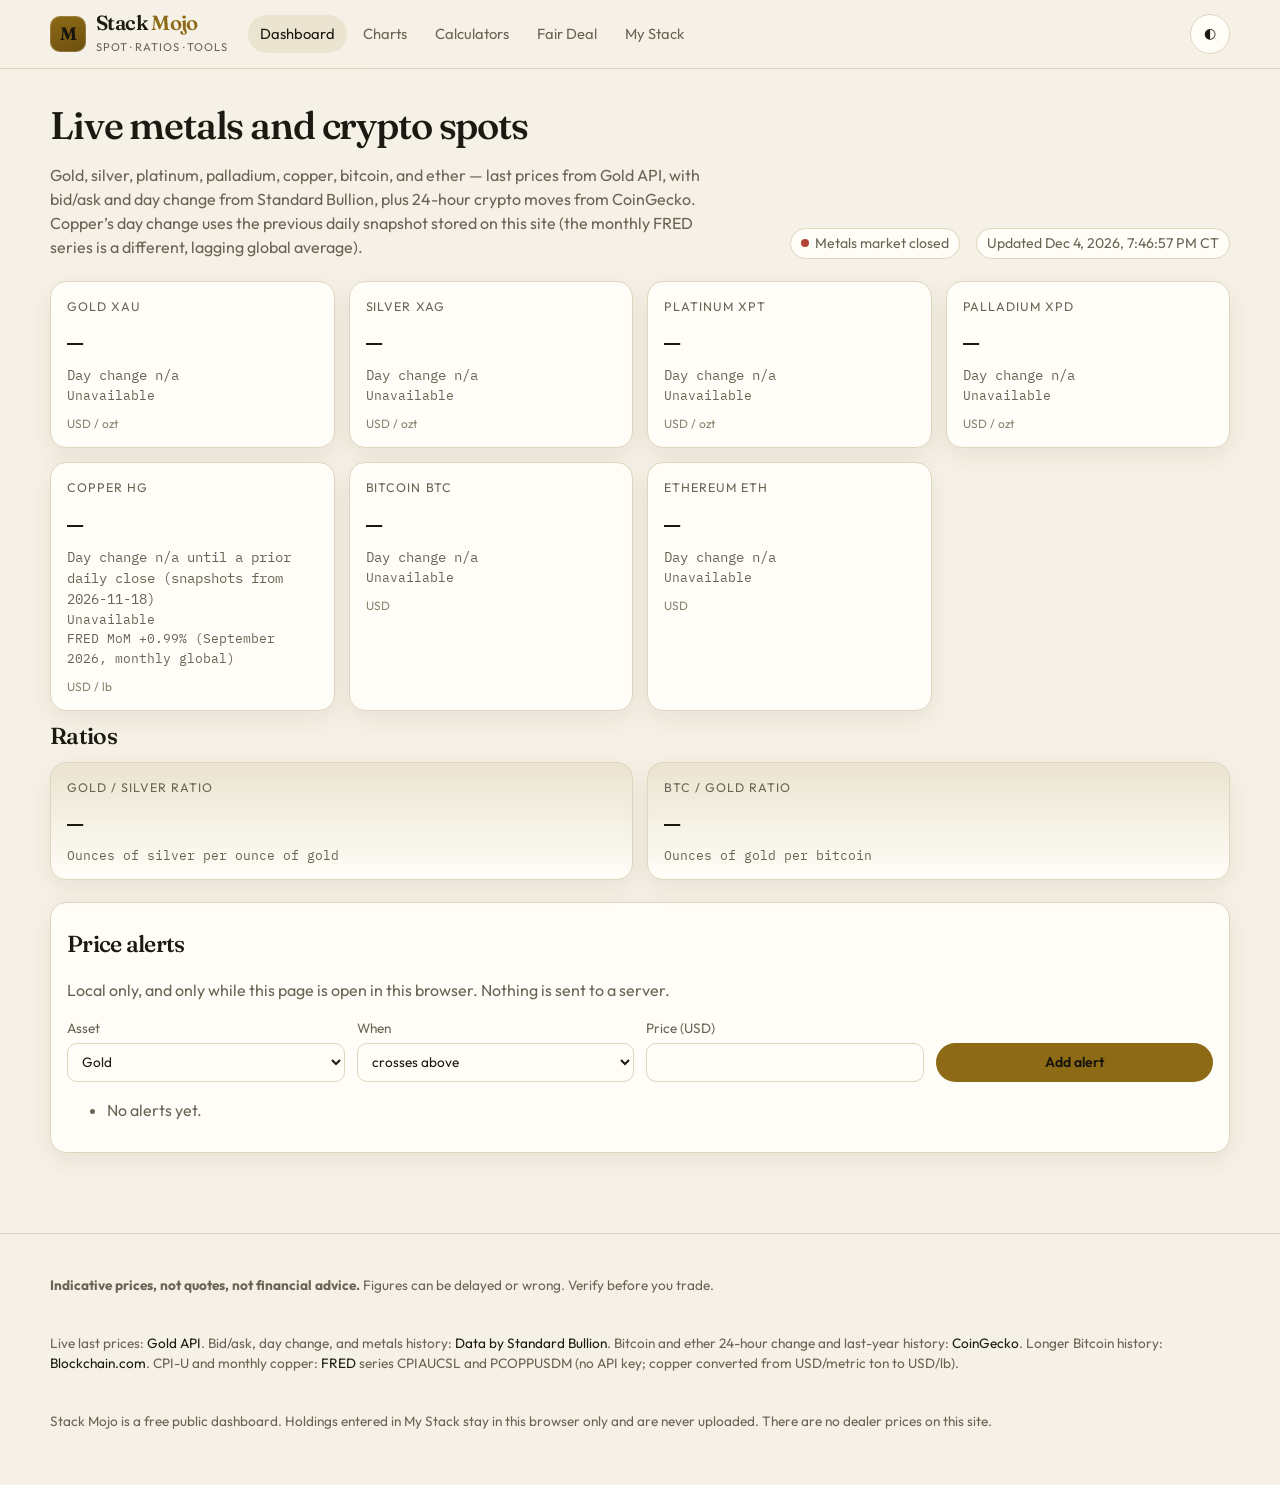
<file: index.html>
<!DOCTYPE html>
<html lang="en">
<head>
  <meta charset="utf-8">
  <meta name="viewport" content="width=device-width, initial-scale=1">
  <meta name="theme-color" content="#10120e">
  <meta name="description" content="Live gold, silver, platinum, palladium, copper, bitcoin and ether spots, ratios, and tools.">
  <title>Dashboard — Stack Mojo</title>
  <link rel="icon" href="assets/favicon.svg" type="image/svg+xml">
  <link rel="apple-touch-icon" href="assets/icons/icon-192.png">
  <link rel="manifest" href="manifest.webmanifest">
  <link rel="preconnect" href="https://fonts.googleapis.com">
  <link rel="preconnect" href="https://fonts.gstatic.com" crossorigin>
  <link href="https://fonts.googleapis.com/css2?family=Fraunces:opsz,wght@9..144,500;9..144,650&family=IBM+Plex+Mono:wght@400;500&family=Outfit:wght@400;500;600&display=swap" rel="stylesheet">
  <link rel="stylesheet" href="css/app.css">
  <script src="js/core.js"></script>

</head>
<body>
  <header class="site-header">
    <div class="wrap header-inner">
      <a class="brand" href="index.html">
        <span class="mark" aria-hidden="true">M</span>
        <span><span class="brand-name">Stack <span>Mojo</span></span><span class="brand-tag">Spot · Ratios · Tools</span></span>
      </a>
      <nav class="primary" aria-label="Primary">
        <a href="index.html"  aria-current="page">Dashboard</a>
        <a href="charts.html" >Charts</a>
        <a href="calculators.html" >Calculators</a>
        <a href="fair-deal.html" >Fair Deal</a>
        <a href="stack.html" >My Stack</a>
      </nav>
      <div class="header-actions">
        <button class="icon-btn" type="button" id="theme-toggle" title="Toggle theme" aria-label="Toggle color theme">◐</button>
      </div>
    </div>
  </header>

<main class="wrap">

    <section class="hero">
      <div>
        <h1>Live metals and crypto spots</h1>
        <p class="lede">Gold, silver, platinum, palladium, copper, bitcoin, and ether — last prices from Gold API, with bid/ask and day change from Standard Bullion, plus 24-hour crypto moves from CoinGecko. Copper’s day change uses the previous daily snapshot stored on this site (the monthly FRED series is a different, lagging global average).</p>
      </div>
      <div class="meta-row">
        <span class="pill" id="market-status"><span class="dot"></span> Checking market…</span>
        <span class="pill" id="last-updated">Updating…</span>
      </div>
    </section>
    <p class="notice" id="feed-error" hidden></p>
    <section class="grid quotes" id="quotes" aria-live="polite"></section>
    <h2>Ratios</h2>
    <section class="grid quotes" id="ratios"></section>
    <section class="card" id="alert-box" style="margin-top:22px">
      <h2>Price alerts</h2>
      <p class="muted">Local only, and only while this page is open in this browser. Nothing is sent to a server.</p>
      <form id="alert-form" class="form-grid" style="margin:12px 0">
        <label>Asset
          <select name="asset">
            <option value="xau">Gold</option><option value="xag">Silver</option>
            <option value="xpt">Platinum</option><option value="xpd">Palladium</option>
            <option value="hg">Copper</option><option value="btc">Bitcoin</option><option value="eth">Ethereum</option>
          </select>
        </label>
        <label>When
          <select name="op"><option value="above">crosses above</option><option value="below">crosses below</option></select>
        </label>
        <label>Price (USD)
          <input name="price" type="number" step="any" required>
        </label>
        <label>&nbsp;<button class="btn btn-gold" type="submit">Add alert</button></label>
      </form>
      <ul id="alert-list"></ul>
    </section>

</main>
  <script src="js/prices.js"></script>
  <script src="js/dashboard.js"></script>
  <script src="js/alerts.js"></script>

  <footer class="site-footer">
    <div class="wrap">
      <p><strong>Indicative prices, not quotes, not financial advice.</strong> Figures can be delayed or wrong. Verify before you trade.</p>
      <p>Live last prices: <a href="https://gold-api.com">Gold API</a>. Bid/ask, day change, and metals history: <a href="https://standardbullion.com">Data by Standard Bullion</a>. Bitcoin and ether 24-hour change and last-year history: <a href="https://www.coingecko.com">CoinGecko</a>. Longer Bitcoin history: <a href="https://www.blockchain.com">Blockchain.com</a>. CPI-U and monthly copper: <a href="https://fred.stlouisfed.org">FRED</a> series CPIAUCSL and PCOPPUSDM (no API key; copper converted from USD/metric ton to USD/lb).</p>
      <p>Stack Mojo is a free public dashboard. Holdings entered in My Stack stay in this browser only and are never uploaded. There are no dealer prices on this site.</p>
    </div>
  </footer>
  <script>
    document.getElementById("theme-toggle")?.addEventListener("click", () => Mojo.toggleTheme());
  </script>
  <script src="js/sw-register.js"></script>
</body>
</html>
</file>
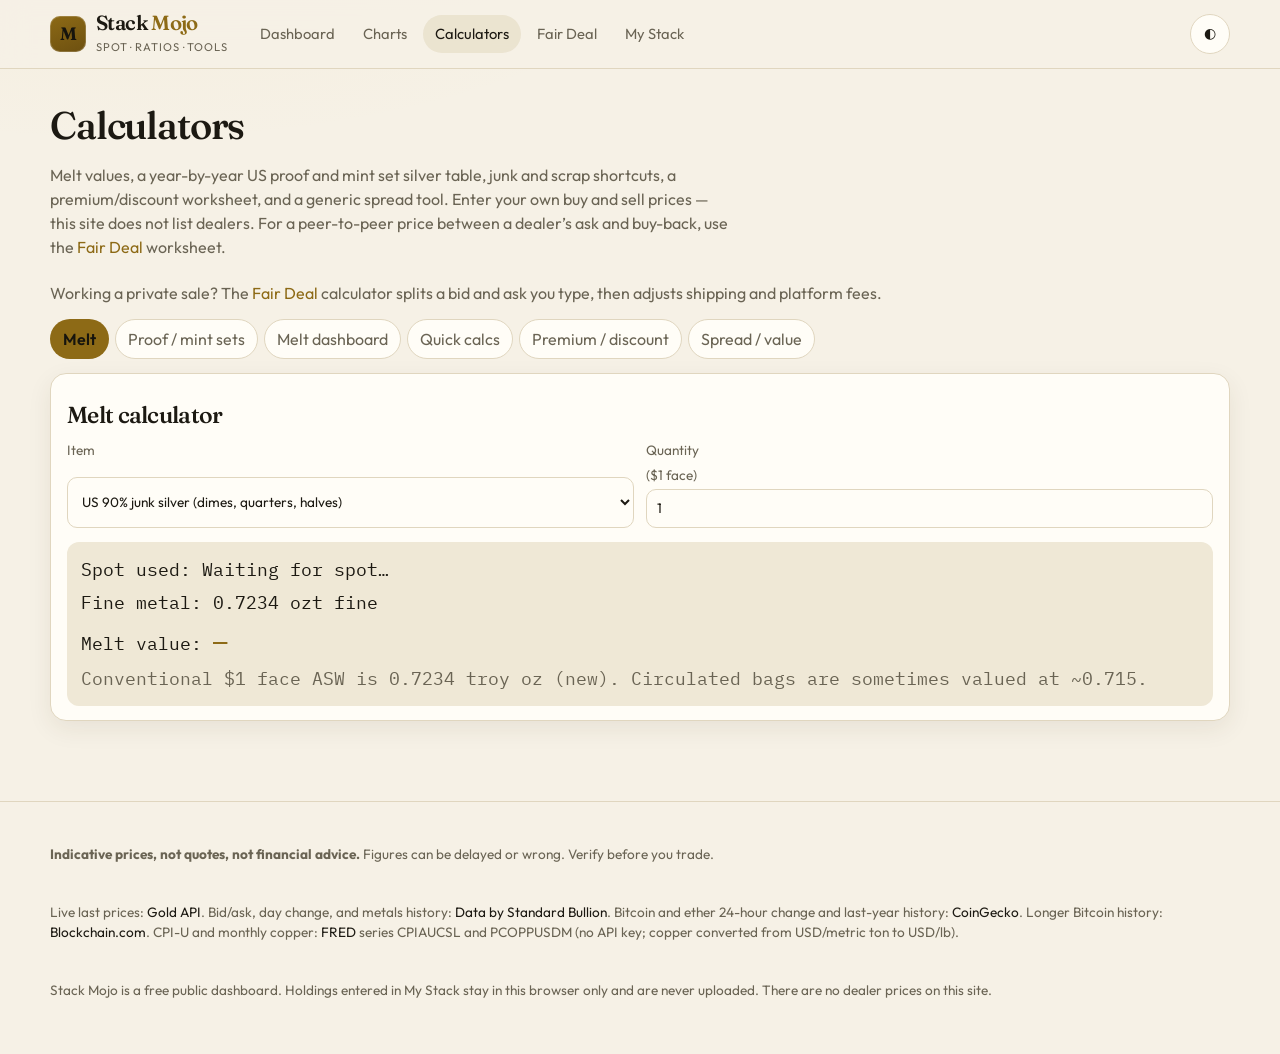
<file: calculators.html>
<!DOCTYPE html>
<html lang="en">
<head>
  <meta charset="utf-8">
  <meta name="viewport" content="width=device-width, initial-scale=1">
  <meta name="theme-color" content="#10120e">
  <meta name="description" content="Melt calculator, US proof and mint set silver table, junk and scrap shortcuts, premium/discount and generic spread tools.">
  <title>Calculators — Stack Mojo</title>
  <link rel="icon" href="assets/favicon.svg" type="image/svg+xml">
  <link rel="apple-touch-icon" href="assets/icons/icon-192.png">
  <link rel="manifest" href="manifest.webmanifest">
  <link rel="preconnect" href="https://fonts.googleapis.com">
  <link rel="preconnect" href="https://fonts.gstatic.com" crossorigin>
  <link href="https://fonts.googleapis.com/css2?family=Fraunces:opsz,wght@9..144,500;9..144,650&family=IBM+Plex+Mono:wght@400;500&family=Outfit:wght@400;500;600&display=swap" rel="stylesheet">
  <link rel="stylesheet" href="css/app.css">
  <script src="js/core.js"></script>

</head>
<body>
  <header class="site-header">
    <div class="wrap header-inner">
      <a class="brand" href="index.html">
        <span class="mark" aria-hidden="true">M</span>
        <span><span class="brand-name">Stack <span>Mojo</span></span><span class="brand-tag">Spot · Ratios · Tools</span></span>
      </a>
      <nav class="primary" aria-label="Primary">
        <a href="index.html" >Dashboard</a>
        <a href="charts.html" >Charts</a>
        <a href="calculators.html"  aria-current="page">Calculators</a>
        <a href="fair-deal.html" >Fair Deal</a>
        <a href="stack.html" >My Stack</a>
      </nav>
      <div class="header-actions">
        <button class="icon-btn" type="button" id="theme-toggle" title="Toggle theme" aria-label="Toggle color theme">◐</button>
      </div>
    </div>
  </header>

<main class="wrap">

    <section class="hero" id="calc-page">
      <div>
        <h1>Calculators</h1>
        <p class="lede">Melt values, a year-by-year US proof and mint set silver table, junk and scrap shortcuts, a premium/discount worksheet, and a generic spread tool. Enter your own buy and sell prices — this site does not list dealers. For a peer-to-peer price between a dealer’s ask and buy-back, use the <a href="fair-deal.html">Fair Deal</a> worksheet.</p>
      </div>
    </section>
    <p id="calc-error" class="notice" hidden></p>
    <p class="muted" style="margin-bottom:14px">Working a private sale? The <a href="fair-deal.html">Fair Deal</a> calculator splits a bid and ask you type, then adjusts shipping and platform fees.</p>
    <div class="tabs" role="tablist">
      <button type="button" data-tab="melt" aria-selected="true">Melt</button>
      <button type="button" data-tab="sets">Proof / mint sets</button>
      <button type="button" data-tab="dash">Melt dashboard</button>
      <button type="button" data-tab="quick">Quick calcs</button>
      <button type="button" data-tab="prem">Premium / discount</button>
      <button type="button" data-tab="spread">Spread / value</button>
    </div>

    <section class="panel card" id="panel-melt">
      <h2>Melt calculator</h2>
      <div class="form-grid">
        <label>Item <select id="melt-item"></select></label>
        <label>Quantity <span id="melt-unit-hint" class="muted"></span> <input id="melt-qty" type="number" min="0" step="any" value="1"></label>
      </div>
      <div class="calc-out" style="margin-top:14px">
        <div>Spot used: <span id="melt-spot">—</span></div>
        <div>Fine metal: <span id="melt-oz">—</span></div>
        <div>Melt value: <span class="big" id="melt-value">—</span></div>
        <div class="muted" id="melt-note"></div>
      </div>
    </section>


    <section class="panel card" id="panel-sets" hidden>
      <h2>US proof and mint set silver</h2>
      <p class="muted">Actual silver weight (ASW) per official or standard set, and live melt at the silver spot on this page. Figures are melt only, not collector value. Years or products whose silver content is not a single well-documented figure are marked <strong>varies</strong> rather than guessed. A 1980 proof set is clad (no silver). A 1969 mint set contains one 40% Kennedy half (the 1969-D), not two.</p>
      <div class="sets-toolbar">
        <label>Year <input id="sets-year" type="number" min="1950" max="2026" placeholder="e.g. 1969 or 1980"></label>
        <label>Type
          <select id="sets-kind">
            <option value="all">All types</option>
            <option value="proof">Proof sets</option>
            <option value="silver_proof">Silver Proof sets</option>
            <option value="sms">Special Mint Sets</option>
            <option value="mint">Uncirculated mint sets</option>
            <option value="special">Special / separate products</option>
          </select>
        </label>
        <label class="toggle"><input type="checkbox" id="sets-silver-only"> Hide zero-silver / no-set rows</label>
      </div>
      <div class="table-wrap" id="sets-table-wrap">
        <table class="sets-table" id="sets-table">
          <thead>
            <tr>
              <th>Year</th>
              <th>Set</th>
              <th>Silver coins</th>
              <th class="num">ASW ozt</th>
              <th class="num">Live melt</th>
            </tr>
          </thead>
          <tbody id="sets-body"></tbody>
        </table>
      </div>
      <p class="muted" id="sets-empty" hidden>No rows match those filters.</p>
      <div id="sets-footnotes" class="footnotes"></div>
    </section>
    <section class="panel card" id="panel-dash" hidden>
      <h2>Melt dashboard</h2>
      <p class="muted">One unit of each item at the live spot. $1 face of 90% silver uses 0.7234 ozt ASW.</p>
      <div id="melt-dashboard"></div>
    </section>

    <section class="panel card" id="panel-quick" hidden>
      <h2>Quick calculators</h2>
      <div class="grid" style="grid-template-columns: repeat(auto-fit, minmax(260px, 1fr)); gap:16px">
        <div>
          <h3>90% junk by face</h3>
          <label>$ face <input id="q-90-face" type="number" min="0" step="any" value="1"></label>
          <div class="calc-out" style="margin-top:10px">
            <div id="q-90-oz">—</div>
            <div class="big" id="q-90-val">—</div>
          </div>
          <p class="muted">Uses 0.7234 ozt per $1 face.</p>
        </div>
        <div>
          <h3>90% junk by gross weight</h3>
          <label>Gross troy oz of coins <input id="q-90-wt" type="number" min="0" step="any" value="1"></label>
          <div class="calc-out" style="margin-top:10px">
            <div id="q-90-wt-oz">—</div>
            <div class="big" id="q-90-wt-val">—</div>
          </div>
          <p class="muted">Assumes 90% fine by weight (unworn).</p>
        </div>
        <div>
          <h3>Scrap gold by karat</h3>
          <label>Grams <input id="q-karat-g" type="number" min="0" step="any" value="10"></label>
          <label>Karat <input id="q-karat" type="number" min="1" max="24" step="any" value="14"></label>
          <div class="calc-out" style="margin-top:10px">
            <div id="q-karat-oz">—</div>
            <div class="big" id="q-karat-val">—</div>
          </div>
        </div>
        <div>
          <h3>.999 fine by ounce</h3>
          <label>Troy ounces <input id="q-999-oz" type="number" min="0" step="any" value="1"></label>
          <label>Metal
            <select id="q-999-metal">
              <option value="XAG">Silver</option>
              <option value="XAU">Gold</option>
              <option value="XPT">Platinum</option>
              <option value="XPD">Palladium</option>
            </select>
          </label>
          <div class="calc-out" style="margin-top:10px">
            <div class="big" id="q-999-val">—</div>
          </div>
        </div>
      </div>
    </section>

    <section class="panel card" id="panel-prem" hidden>
      <h2>Premium / discount</h2>
      <div class="tabs">
        <button type="button" data-prem-tab="buy" aria-selected="true">Buy</button>
        <button type="button" data-prem-tab="sell">Sell</button>
      </div>
      <div class="form-grid">
        <label>Metal
          <select id="p-metal">
            <option value="XAG">Silver</option><option value="XAU">Gold</option>
            <option value="XPT">Platinum</option><option value="XPD">Palladium</option>
          </select>
        </label>
        <label>Fine ounces per unit <input id="p-oz" type="number" min="0" step="any" value="1"></label>
        <label>Price per unit <input id="p-price" type="number" min="0" step="any" value=""></label>
        <label>Quantity <input id="p-qty" type="number" min="0" step="any" value="1"></label>
        <label>Shipping $ <input id="p-ship" type="number" step="any" value="0"></label>
        <label>Tax % <input id="p-tax" type="number" step="any" value="0"></label>
        <label>Card / fee % <input id="p-fee" type="number" step="any" value="0"></label>
      </div>
      <div class="calc-out" style="margin-top:14px">
        <div>Melt of the lot: <span id="p-melt">—</span></div>
        <div><span id="p-net-label">Total paid</span>: <span id="p-net">—</span></div>
        <div>Premium vs melt: <span class="big" id="p-prem">—</span></div>
      </div>
    </section>

    <section class="panel card" id="panel-spread" hidden>
      <h2>Spread / value</h2>
      <p class="muted">Type any ask and buy-back you were quoted. The site does not supply dealer prices.</p>
      <div class="form-grid">
        <label>Metal
          <select id="s-metal">
            <option value="XAG">Silver</option><option value="XAU">Gold</option>
            <option value="XPT">Platinum</option><option value="XPD">Palladium</option>
          </select>
        </label>
        <label>Fine ounces <input id="s-oz" type="number" min="0" step="any" value="1"></label>
        <label>Dealer ask (you pay) <input id="s-ask" type="number" min="0" step="any"></label>
        <label>Dealer buy-back (they pay) <input id="s-bid" type="number" min="0" step="any"></label>
        <label>Override spot (optional) <input id="s-spot" type="number" min="0" step="any" placeholder="Uses live spot if blank"></label>
      </div>
      <div class="calc-out" style="margin-top:14px">
        <div>Spot used: <span id="s-spot-used">—</span> · Melt: <span id="s-melt">—</span></div>
        <div>Premium over spot: <span id="s-prem">—</span></div>
        <div>Buy-back vs spot: <span id="s-bidvs">—</span></div>
        <div>Round-trip spread: <span id="s-spread">—</span></div>
        <div>Breakeven spot move: <span class="big" id="s-be">—</span></div>
      </div>
      <p class="muted">Breakeven is the spot move per ounce needed for the buy-back to cover what you paid, ignoring shipping and tax.</p>
    </section>
    <script>
      function openCalcTab(id) {
        document.querySelectorAll(".tabs [data-tab]").forEach((b) => b.setAttribute("aria-selected", b.dataset.tab === id ? "true" : "false"));
        document.querySelectorAll("main .panel").forEach((p) => { p.hidden = p.id !== "panel-" + id; });
      }
      document.querySelectorAll(".tabs [data-tab]").forEach((btn) => {
        btn.addEventListener("click", () => {
          const id = btn.dataset.tab;
          openCalcTab(id);
          if (id === "sets") history.replaceState(null, "", "#sets");
          else if (location.hash === "#sets") history.replaceState(null, "", location.pathname + location.search);
        });
      });
      if (location.hash === "#sets") openCalcTab("sets");
    </script>

</main>
  <script src="js/prices.js"></script>
  <script src="js/calc.js"></script>

  <footer class="site-footer">
    <div class="wrap">
      <p><strong>Indicative prices, not quotes, not financial advice.</strong> Figures can be delayed or wrong. Verify before you trade.</p>
      <p>Live last prices: <a href="https://gold-api.com">Gold API</a>. Bid/ask, day change, and metals history: <a href="https://standardbullion.com">Data by Standard Bullion</a>. Bitcoin and ether 24-hour change and last-year history: <a href="https://www.coingecko.com">CoinGecko</a>. Longer Bitcoin history: <a href="https://www.blockchain.com">Blockchain.com</a>. CPI-U and monthly copper: <a href="https://fred.stlouisfed.org">FRED</a> series CPIAUCSL and PCOPPUSDM (no API key; copper converted from USD/metric ton to USD/lb).</p>
      <p>Stack Mojo is a free public dashboard. Holdings entered in My Stack stay in this browser only and are never uploaded. There are no dealer prices on this site.</p>
    </div>
  </footer>
  <script>
    document.getElementById("theme-toggle")?.addEventListener("click", () => Mojo.toggleTheme());
  </script>
  <script src="js/sw-register.js"></script>
</body>
</html>
</file>
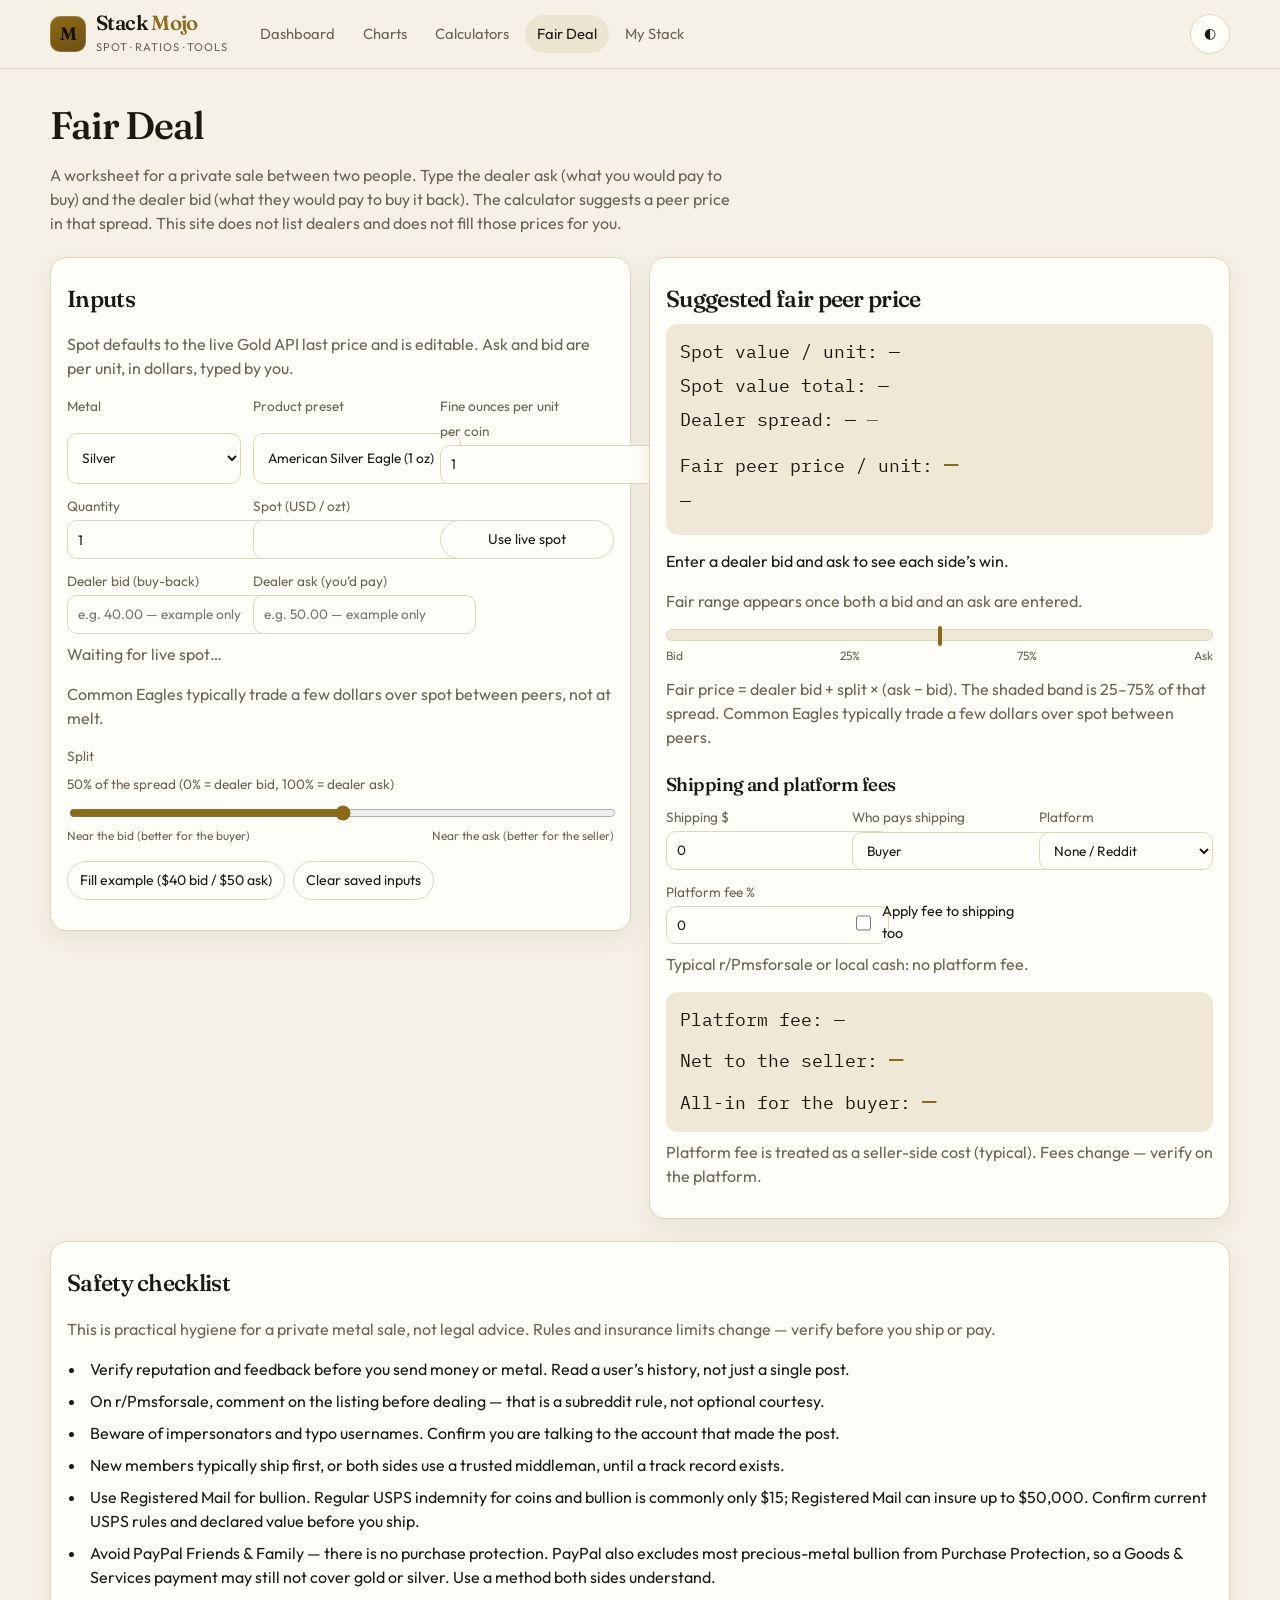
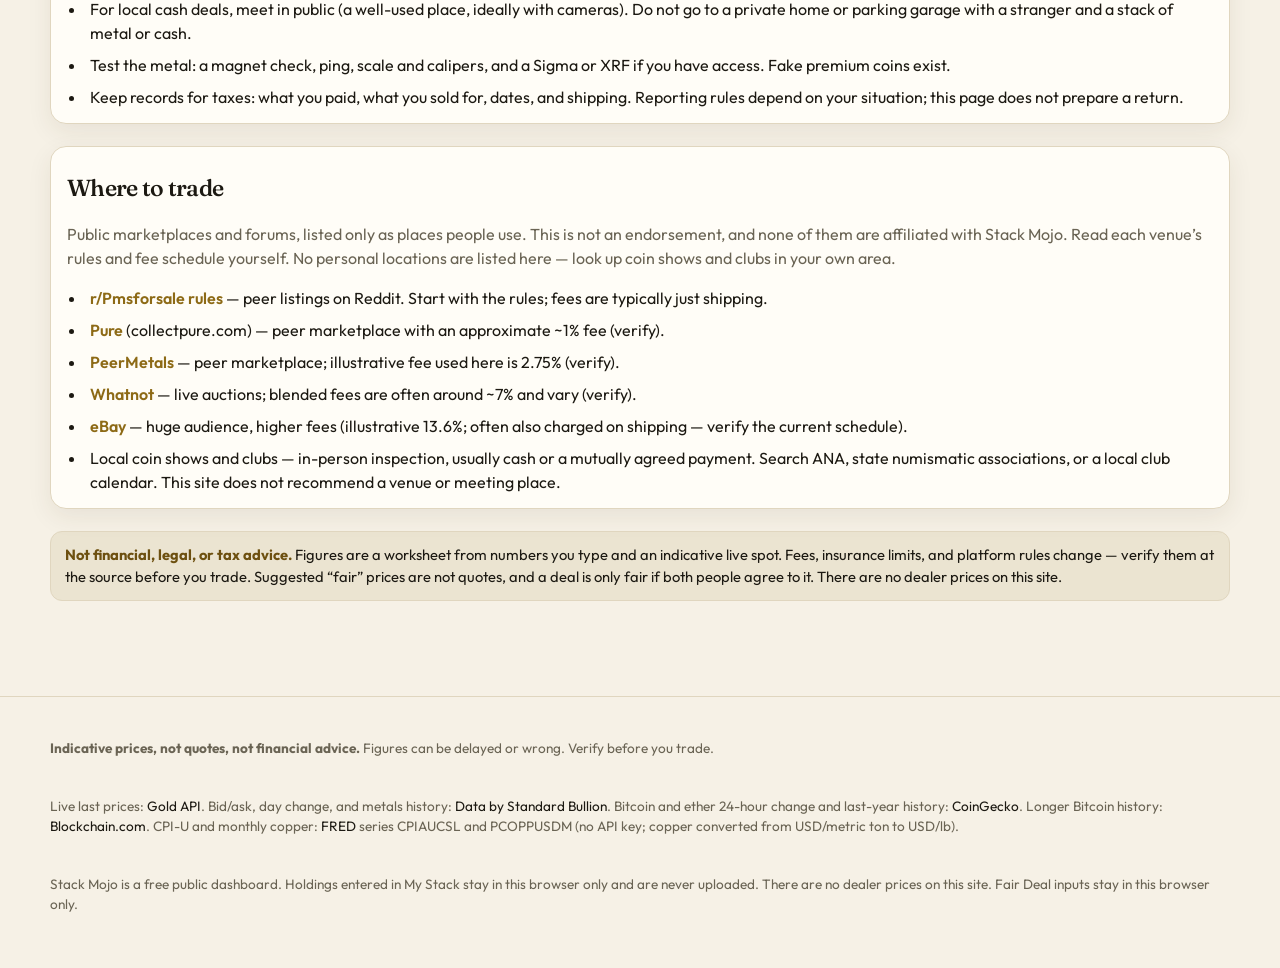
<file: fair-deal.html>
<!DOCTYPE html>
<html lang="en">
<head>
  <meta charset="utf-8">
  <meta name="viewport" content="width=device-width, initial-scale=1">
  <meta name="theme-color" content="#10120e">
  <meta name="description" content="Peer-to-peer fair-deal calculator for bullion: split a dealer’s bid and ask, adjust shipping and platform fees, plus a safety checklist and where to trade.">
  <title>Fair Deal — Stack Mojo</title>
  <link rel="icon" href="assets/favicon.svg" type="image/svg+xml">
  <link rel="apple-touch-icon" href="assets/icons/icon-192.png">
  <link rel="manifest" href="manifest.webmanifest">
  <link rel="preconnect" href="https://fonts.googleapis.com">
  <link rel="preconnect" href="https://fonts.gstatic.com" crossorigin>
  <link href="https://fonts.googleapis.com/css2?family=Fraunces:opsz,wght@9..144,500;9..144,650&family=IBM+Plex+Mono:wght@400;500&family=Outfit:wght@400;500;600&display=swap" rel="stylesheet">
  <link rel="stylesheet" href="css/app.css">
  <script src="js/core.js"></script>
</head>
<body>
  <header class="site-header">
    <div class="wrap header-inner">
      <a class="brand" href="index.html">
        <span class="mark" aria-hidden="true">M</span>
        <span><span class="brand-name">Stack <span>Mojo</span></span><span class="brand-tag">Spot · Ratios · Tools</span></span>
      </a>
      <nav class="primary" aria-label="Primary">
        <a href="index.html">Dashboard</a>
        <a href="charts.html">Charts</a>
        <a href="calculators.html">Calculators</a>
        <a href="fair-deal.html" aria-current="page">Fair Deal</a>
        <a href="stack.html">My Stack</a>
      </nav>
      <div class="header-actions">
        <button class="icon-btn" type="button" id="theme-toggle" title="Toggle theme" aria-label="Toggle color theme">◐</button>
      </div>
    </div>
  </header>

<main class="wrap" id="fair-deal-page">

  <section class="hero">
    <div>
      <h1>Fair Deal</h1>
      <p class="lede">A worksheet for a private sale between two people. Type the dealer ask (what you would pay to buy) and the dealer bid (what they would pay to buy it back). The calculator suggests a peer price in that spread. This site does not list dealers and does not fill those prices for you.</p>
    </div>
  </section>

  <div class="fair-layout">
    <section class="card" id="fd-inputs">
      <h2>Inputs</h2>
      <p class="muted">Spot defaults to the live Gold API last price and is editable. Ask and bid are per unit, in dollars, typed by you.</p>
      <div class="form-grid">
        <label>Metal
          <select id="fd-metal">
            <option value="xag" selected>Silver</option>
            <option value="xau">Gold</option>
            <option value="xpt">Platinum</option>
          </select>
        </label>
        <label>Product preset
          <select id="fd-preset"></select>
        </label>
        <label>Fine ounces per unit <span id="fd-unit-hint" class="muted"></span>
          <input id="fd-oz" type="number" min="0" step="any" value="1">
        </label>
        <label>Quantity
          <input id="fd-qty" type="number" min="0" step="any" value="1">
        </label>
        <label>Spot (USD / ozt)
          <input id="fd-spot" type="number" min="0" step="any" inputmode="decimal">
        </label>
        <label>&nbsp;
          <button class="btn" type="button" id="fd-use-live">Use live spot</button>
        </label>
        <label>Dealer bid (buy-back)
          <input id="fd-bid" type="number" min="0" step="any" inputmode="decimal" placeholder="e.g. 40.00 — example only">
        </label>
        <label>Dealer ask (you’d pay)
          <input id="fd-ask" type="number" min="0" step="any" inputmode="decimal" placeholder="e.g. 50.00 — example only">
        </label>
      </div>
      <p class="muted" id="fd-spot-live" style="margin-top:8px"></p>
      <p class="muted" id="fd-preset-note"></p>
      <label class="split-label">Split <span id="fd-split-label">50% of the spread (0% = dealer bid, 100% = dealer ask)</span>
        <input id="fd-split" type="range" min="0" max="100" step="1" value="50">
      </label>
      <div class="split-ends"><span>Near the bid (better for the buyer)</span><span>Near the ask (better for the seller)</span></div>
      <div class="fd-actions">
        <button class="btn" type="button" id="fd-example">Fill example ($40 bid / $50 ask)</button>
        <button class="btn" type="button" id="fd-clear">Clear saved inputs</button>
      </div>
      <p class="muted" id="fd-example-note"></p>
    </section>

    <section class="card" id="fd-outputs">
      <h2>Suggested fair peer price</h2>
      <div class="calc-out">
        <div>Spot value / unit: <span id="fd-spot-unit">—</span></div>
        <div>Spot value total: <span id="fd-spot-total">—</span></div>
        <div>Dealer spread: <span id="fd-spread-unit">—</span> <span class="muted" id="fd-spread-pct"></span></div>
        <div class="muted" id="fd-spread-total"></div>
        <div>Fair peer price / unit: <span class="big" id="fd-fair-unit">—</span></div>
        <div id="fd-fair-vs-spot">—</div>
        <div id="fd-fair-total"></div>
      </div>
      <p id="fd-win-seller" style="margin:14px 0 4px"></p>
      <p id="fd-win-buyer" style="margin:0 0 14px"></p>
      <p class="muted" id="fd-band"></p>
      <div class="fd-range" aria-hidden="true">
        <div class="fd-range-track" id="fd-range-track">
          <div class="fd-range-fill" id="fd-range-fill"></div>
          <div class="fd-range-mark" id="fd-range-mark"></div>
        </div>
        <div class="split-ends"><span>Bid</span><span>25%</span><span>75%</span><span>Ask</span></div>
      </div>
      <p class="muted" style="margin-top:12px">Fair price = dealer bid + split × (ask − bid). The shaded band is 25–75% of that spread. Common Eagles typically trade a few dollars over spot between peers.</p>

      <h3 style="margin-top:22px">Shipping and platform fees</h3>
      <div class="form-grid">
        <label>Shipping $
          <input id="fd-ship" type="number" min="0" step="any" value="0">
        </label>
        <label>Who pays shipping
          <select id="fd-who-pays">
            <option value="buyer" selected>Buyer</option>
            <option value="seller">Seller (price includes shipping)</option>
            <option value="split">Split 50 / 50</option>
          </select>
        </label>
        <label>Platform
          <select id="fd-fee-preset"></select>
        </label>
        <label>Platform fee %
          <input id="fd-fee" type="number" min="0" step="any" value="0">
        </label>
        <label class="toggle" style="align-self:end"><input type="checkbox" id="fd-fee-ship"> Apply fee to shipping too</label>
      </div>
      <p class="muted" id="fd-fee-hint" style="margin-top:8px"></p>
      <div class="calc-out" style="margin-top:12px">
        <div>Platform fee: <span id="fd-fee-amt">—</span></div>
        <div>Net to the seller: <span class="big" id="fd-net-seller">—</span></div>
        <div>All-in for the buyer: <span class="big" id="fd-allin-buyer">—</span></div>
      </div>
      <p class="muted" id="fd-net-note" style="margin-top:8px"></p>
    </section>
  </div>

  <section class="card" style="margin-top:22px">
    <h2>Safety checklist</h2>
    <p class="muted">This is practical hygiene for a private metal sale, not legal advice. Rules and insurance limits change — verify before you ship or pay.</p>
    <ul class="checklist">
      <li>Verify reputation and feedback before you send money or metal. Read a user’s history, not just a single post.</li>
      <li>On r/Pmsforsale, comment on the listing before dealing — that is a subreddit rule, not optional courtesy.</li>
      <li>Beware of impersonators and typo usernames. Confirm you are talking to the account that made the post.</li>
      <li>New members typically ship first, or both sides use a trusted middleman, until a track record exists.</li>
      <li>Use Registered Mail for bullion. Regular USPS indemnity for coins and bullion is commonly only $15; Registered Mail can insure up to $50,000. Confirm current USPS rules and declared value before you ship.</li>
      <li>Avoid PayPal Friends &amp; Family — there is no purchase protection. PayPal also excludes most precious-metal bullion from Purchase Protection, so a Goods &amp; Services payment may still not cover gold or silver. Use a method both sides understand.</li>
      <li>For local cash deals, meet in public (a well-used place, ideally with cameras). Do not go to a private home or parking garage with a stranger and a stack of metal or cash.</li>
      <li>Test the metal: a magnet check, ping, scale and calipers, and a Sigma or XRF if you have access. Fake premium coins exist.</li>
      <li>Keep records for taxes: what you paid, what you sold for, dates, and shipping. Reporting rules depend on your situation; this page does not prepare a return.</li>
    </ul>
  </section>

  <section class="card" style="margin-top:22px">
    <h2>Where to trade</h2>
    <p class="muted">Public marketplaces and forums, listed only as places people use. This is not an endorsement, and none of them are affiliated with Stack Mojo. Read each venue’s rules and fee schedule yourself. No personal locations are listed here — look up coin shows and clubs in your own area.</p>
    <ul class="trade-list">
      <li><a href="https://www.reddit.com/r/Pmsforsale/about/">r/Pmsforsale rules</a> — peer listings on Reddit. Start with the rules; fees are typically just shipping.</li>
      <li><a href="https://www.collectpure.com">Pure</a> (collectpure.com) — peer marketplace with an approximate ~1% fee (verify).</li>
      <li><a href="https://peermetals.com">PeerMetals</a> — peer marketplace; illustrative fee used here is 2.75% (verify).</li>
      <li><a href="https://www.whatnot.com">Whatnot</a> — live auctions; blended fees are often around ~7% and vary (verify).</li>
      <li><a href="https://www.ebay.com">eBay</a> — huge audience, higher fees (illustrative 13.6%; often also charged on shipping — verify the current schedule).</li>
      <li>Local coin shows and clubs — in-person inspection, usually cash or a mutually agreed payment. Search ANA, state numismatic associations, or a local club calendar. This site does not recommend a venue or meeting place.</li>
    </ul>
  </section>

  <p class="notice" style="margin-top:22px"><strong>Not financial, legal, or tax advice.</strong> Figures are a worksheet from numbers you type and an indicative live spot. Fees, insurance limits, and platform rules change — verify them at the source before you trade. Suggested “fair” prices are not quotes, and a deal is only fair if both people agree to it. There are no dealer prices on this site.</p>

</main>
  <script src="js/prices.js"></script>
  <script src="js/fair-deal.js"></script>

  <footer class="site-footer">
    <div class="wrap">
      <p><strong>Indicative prices, not quotes, not financial advice.</strong> Figures can be delayed or wrong. Verify before you trade.</p>
      <p>Live last prices: <a href="https://gold-api.com">Gold API</a>. Bid/ask, day change, and metals history: <a href="https://standardbullion.com">Data by Standard Bullion</a>. Bitcoin and ether 24-hour change and last-year history: <a href="https://www.coingecko.com">CoinGecko</a>. Longer Bitcoin history: <a href="https://www.blockchain.com">Blockchain.com</a>. CPI-U and monthly copper: <a href="https://fred.stlouisfed.org">FRED</a> series CPIAUCSL and PCOPPUSDM (no API key; copper converted from USD/metric ton to USD/lb).</p>
      <p>Stack Mojo is a free public dashboard. Holdings entered in My Stack stay in this browser only and are never uploaded. There are no dealer prices on this site. Fair Deal inputs stay in this browser only.</p>
    </div>
  </footer>
  <script>
    document.getElementById("theme-toggle")?.addEventListener("click", () => Mojo.toggleTheme());
  </script>
  <script src="js/sw-register.js"></script>
</body>
</html>
</file>
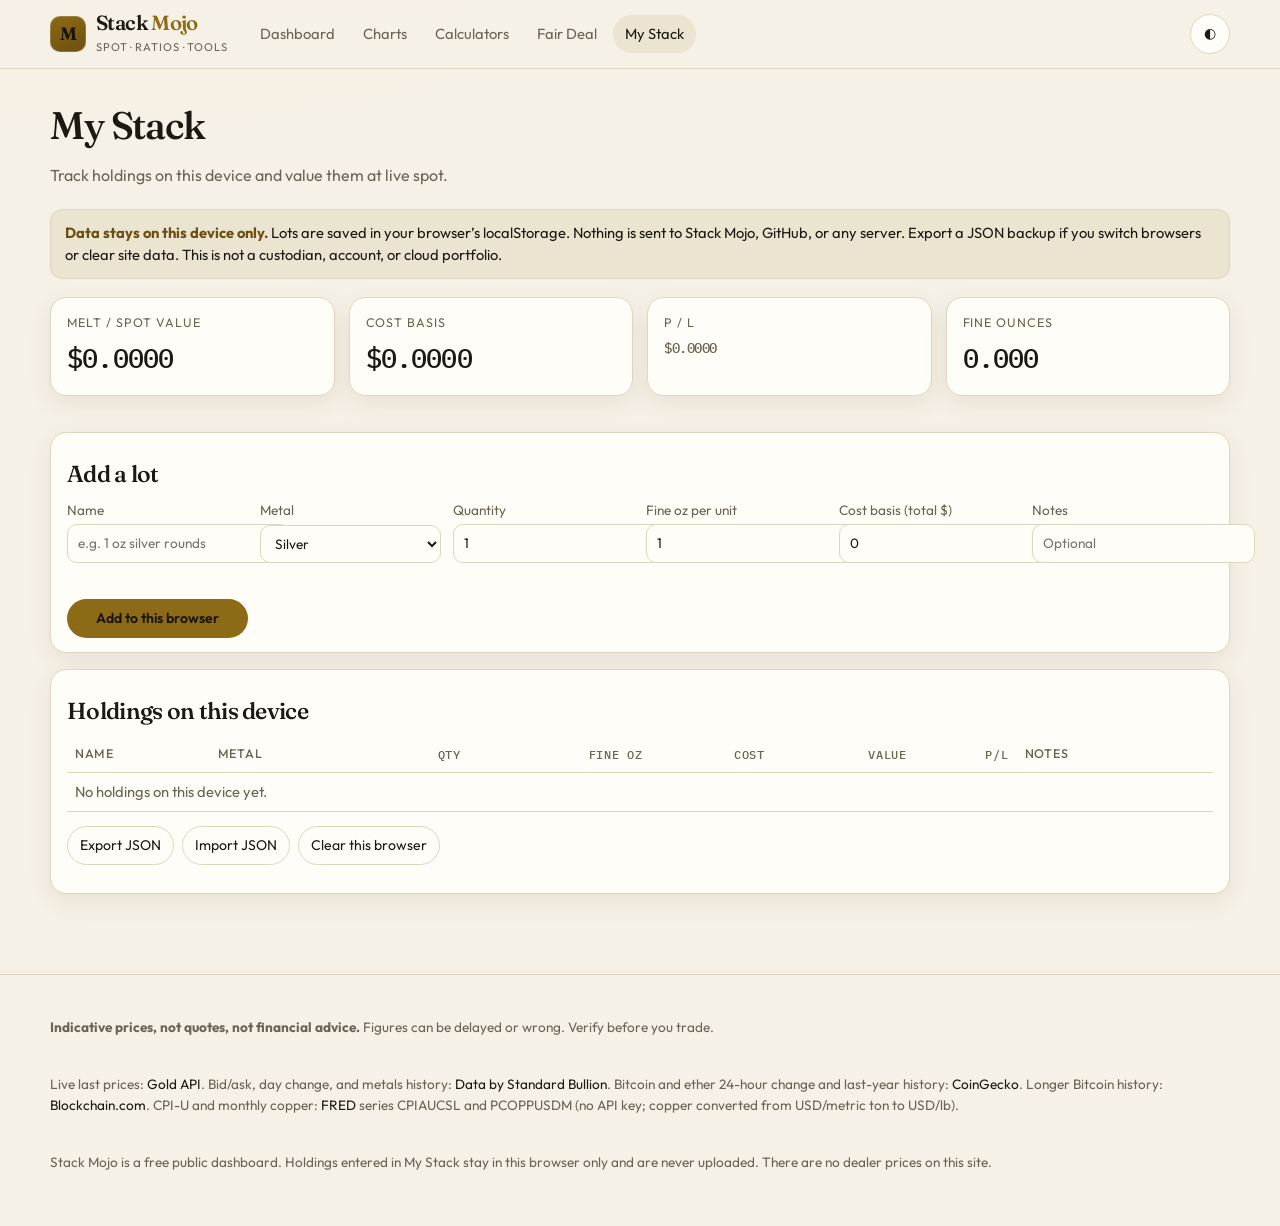
<file: stack.html>
<!DOCTYPE html>
<html lang="en">
<head>
  <meta charset="utf-8">
  <meta name="viewport" content="width=device-width, initial-scale=1">
  <meta name="theme-color" content="#10120e">
  <meta name="description" content="Local-only holdings tracker valued at live spot. Data stays in your browser.">
  <title>My Stack — Stack Mojo</title>
  <link rel="icon" href="assets/favicon.svg" type="image/svg+xml">
  <link rel="apple-touch-icon" href="assets/icons/icon-192.png">
  <link rel="manifest" href="manifest.webmanifest">
  <link rel="preconnect" href="https://fonts.googleapis.com">
  <link rel="preconnect" href="https://fonts.gstatic.com" crossorigin>
  <link href="https://fonts.googleapis.com/css2?family=Fraunces:opsz,wght@9..144,500;9..144,650&family=IBM+Plex+Mono:wght@400;500&family=Outfit:wght@400;500;600&display=swap" rel="stylesheet">
  <link rel="stylesheet" href="css/app.css">
  <script src="js/core.js"></script>

</head>
<body>
  <header class="site-header">
    <div class="wrap header-inner">
      <a class="brand" href="index.html">
        <span class="mark" aria-hidden="true">M</span>
        <span><span class="brand-name">Stack <span>Mojo</span></span><span class="brand-tag">Spot · Ratios · Tools</span></span>
      </a>
      <nav class="primary" aria-label="Primary">
        <a href="index.html" >Dashboard</a>
        <a href="charts.html" >Charts</a>
        <a href="calculators.html" >Calculators</a>
        <a href="fair-deal.html" >Fair Deal</a>
        <a href="stack.html"  aria-current="page">My Stack</a>
      </nav>
      <div class="header-actions">
        <button class="icon-btn" type="button" id="theme-toggle" title="Toggle theme" aria-label="Toggle color theme">◐</button>
      </div>
    </div>
  </header>

<main class="wrap">

    <section class="hero" id="stack-page">
      <div>
        <h1>My Stack</h1>
        <p class="lede">Track holdings on this device and value them at live spot.</p>
      </div>
    </section>
    <p class="notice"><strong>Data stays on this device only.</strong> Lots are saved in your browser’s localStorage. Nothing is sent to Stack Mojo, GitHub, or any server. Export a JSON backup if you switch browsers or clear site data. This is not a custodian, account, or cloud portfolio.</p>
    <div class="grid quotes" id="stack-summary" style="margin:18px 0"></div>
    <div class="grid quotes" id="stack-by-metal" style="margin-bottom:18px"></div>
    <section class="card">
      <h2>Add a lot</h2>
      <form id="stack-add" class="form-grid">
        <label>Name <input name="name" required placeholder="e.g. 1 oz silver rounds"></label>
        <label>Metal
          <select name="metal">
            <option value="XAG">Silver</option><option value="XAU">Gold</option>
            <option value="XPT">Platinum</option><option value="XPD">Palladium</option>
            <option value="HG">Copper</option>
          </select>
        </label>
        <label>Quantity <input name="qty" type="number" min="0" step="any" value="1" required></label>
        <label>Fine oz per unit <input name="ozEach" type="number" min="0" step="any" value="1" required></label>
        <label>Cost basis (total $) <input name="cost" type="number" min="0" step="any" value="0"></label>
        <label>Notes <input name="notes" placeholder="Optional"></label>
        <label>&nbsp;<button class="btn btn-gold" type="submit">Add to this browser</button></label>
      </form>
    </section>
    <section class="card" style="margin-top:16px; overflow:auto">
      <h2>Holdings on this device</h2>
      <table>
        <thead><tr><th>Name</th><th>Metal</th><th class="num">Qty</th><th class="num">Fine oz</th><th class="num">Cost</th><th class="num">Value</th><th class="num">P/L</th><th>Notes</th><th></th></tr></thead>
        <tbody id="stack-body"></tbody>
      </table>
      <p class="toolbar" style="margin-top:14px">
        <button class="btn" type="button" id="stack-export">Export JSON</button>
        <label class="btn">Import JSON <input id="stack-import" type="file" accept="application/json" hidden></label>
        <button class="btn" type="button" id="stack-clear">Clear this browser</button>
      </p>
    </section>

</main>
  <script src="js/prices.js"></script>
  <script src="js/stack.js"></script>

  <footer class="site-footer">
    <div class="wrap">
      <p><strong>Indicative prices, not quotes, not financial advice.</strong> Figures can be delayed or wrong. Verify before you trade.</p>
      <p>Live last prices: <a href="https://gold-api.com">Gold API</a>. Bid/ask, day change, and metals history: <a href="https://standardbullion.com">Data by Standard Bullion</a>. Bitcoin and ether 24-hour change and last-year history: <a href="https://www.coingecko.com">CoinGecko</a>. Longer Bitcoin history: <a href="https://www.blockchain.com">Blockchain.com</a>. CPI-U and monthly copper: <a href="https://fred.stlouisfed.org">FRED</a> series CPIAUCSL and PCOPPUSDM (no API key; copper converted from USD/metric ton to USD/lb).</p>
      <p>Stack Mojo is a free public dashboard. Holdings entered in My Stack stay in this browser only and are never uploaded. There are no dealer prices on this site.</p>
    </div>
  </footer>
  <script>
    document.getElementById("theme-toggle")?.addEventListener("click", () => Mojo.toggleTheme());
  </script>
  <script src="js/sw-register.js"></script>
</body>
</html>
</file>
<file: css/app.css>
:root {
  --bg: #10120e;
  --bg-elev: #181b14;
  --bg-card: #1c2018;
  --bg-soft: #24281f;
  --line: #32382c;
  --line-strong: #4a5340;
  --text: #f3ebd4;
  --muted: #a39a82;
  --faint: #6f6a58;
  --gold: #e2b857;
  --gold-deep: #c4922a;
  --gold-dim: rgba(226, 184, 87, 0.14);
  --up: #7dcea0;
  --down: #e07a6a;
  --warn: #e0b86a;
  --shadow: 0 10px 30px rgba(0, 0, 0, 0.28);
  --radius: 16px;
  --font: "Outfit", "Segoe UI", sans-serif;
  --display: "Fraunces", Georgia, serif;
  --mono: "IBM Plex Mono", ui-monospace, monospace;
  color-scheme: dark;
}

[data-theme="light"] {
  --bg: #f6f1e6;
  --bg-elev: #fffdf7;
  --bg-card: #fffdf7;
  --bg-soft: #efe8d6;
  --line: #e0d6bf;
  --line-strong: #c9b894;
  --text: #1c1912;
  --muted: #6a6454;
  --faint: #8a8370;
  --gold: #8d6a16;
  --gold-deep: #6d5010;
  --gold-dim: rgba(141, 106, 22, 0.1);
  --up: #1e7a4a;
  --down: #b44535;
  --warn: #8a5a12;
  --shadow: 0 8px 24px rgba(70, 55, 20, 0.08);
  color-scheme: light;
}

* { box-sizing: border-box; }
html, body { margin: 0; padding: 0; }
html { scroll-behavior: smooth; }
body {
  font-family: var(--font);
  background:
    radial-gradient(1200px 500px at 10% -10%, rgba(226, 184, 87, 0.07), transparent 50%),
    var(--bg);
  color: var(--text);
  min-height: 100vh;
  line-height: 1.5;
}

a { color: var(--gold); text-decoration: none; }
a:hover { text-decoration: underline; }

.wrap { width: min(1180px, calc(100% - 32px)); margin: 0 auto; }

.site-header {
  position: sticky; top: 0; z-index: 40;
  background: color-mix(in srgb, var(--bg) 88%, transparent);
  backdrop-filter: blur(14px);
  border-bottom: 1px solid var(--line);
}
.header-inner {
  display: flex; align-items: center; gap: 20px;
  min-height: 68px;
}
.brand { display: flex; align-items: center; gap: 10px; color: inherit; text-decoration: none; }
.brand:hover { text-decoration: none; }
.mark {
  width: 36px; height: 36px; border-radius: 10px;
  background: linear-gradient(160deg, var(--gold), var(--gold-deep));
  color: #16140d;
  display: grid; place-items: center;
  font-family: var(--display);
  font-weight: 650;
  font-size: 18px;
  letter-spacing: -0.04em;
  box-shadow: inset 0 0 0 1px rgba(255,255,255,0.18);
}
.brand-name {
  font-family: var(--display);
  font-weight: 600;
  font-size: 1.28rem;
  letter-spacing: -0.03em;
  line-height: 1;
}
.brand-name span { color: var(--gold); }
.brand-tag { display: block; font-family: var(--font); font-size: 0.7rem; color: var(--muted); letter-spacing: 0.08em; text-transform: uppercase; margin-top: 3px; }

nav.primary { display: flex; gap: 4px; flex: 1; flex-wrap: wrap; }
nav.primary a {
  color: var(--muted);
  padding: 8px 12px;
  border-radius: 999px;
  text-decoration: none;
  font-size: 0.92rem;
}
nav.primary a:hover, nav.primary a[aria-current="page"] {
  color: var(--text);
  background: var(--gold-dim);
  text-decoration: none;
}

.header-actions { display: flex; gap: 8px; align-items: center; }
.icon-btn, .btn {
  border: 1px solid var(--line);
  background: var(--bg-elev);
  color: var(--text);
  border-radius: 999px;
  padding: 8px 12px;
  cursor: pointer;
  font: inherit;
  font-size: 0.88rem;
}
.btn-gold {
  background: var(--gold);
  color: #16140d;
  border-color: transparent;
  font-weight: 600;
}
.btn-gold:hover { filter: brightness(1.06); }
.icon-btn:hover, .btn:hover { border-color: var(--line-strong); }
.icon-btn { width: 40px; height: 40px; display: grid; place-items: center; padding: 0; }

main { padding: 28px 0 80px; }
.hero { display: flex; justify-content: space-between; gap: 16px; align-items: end; margin-bottom: 22px; flex-wrap: wrap; }
h1, h2, h3 { font-family: var(--display); font-weight: 550; letter-spacing: -0.03em; margin: 0 0 8px; }
h1 { font-size: clamp(1.8rem, 3vw, 2.5rem); }
h2 { font-size: 1.45rem; margin-top: 8px; }
.lede { color: var(--muted); max-width: 62ch; margin: 0; }

.meta-row { display: flex; flex-wrap: wrap; gap: 10px 16px; color: var(--muted); font-size: 0.88rem; }
.pill {
  display: inline-flex; align-items: center; gap: 6px;
  border: 1px solid var(--line);
  background: var(--bg-elev);
  border-radius: 999px;
  padding: 4px 10px;
}
.dot { width: 8px; height: 8px; border-radius: 50%; background: var(--faint); }
.dot.open { background: var(--up); box-shadow: 0 0 0 3px color-mix(in srgb, var(--up) 25%, transparent); }
.dot.closed { background: var(--down); }

.grid { display: grid; gap: 14px; }
.quotes { grid-template-columns: repeat(auto-fit, minmax(230px, 1fr)); }
.card {
  background: var(--bg-card);
  border: 1px solid var(--line);
  border-radius: var(--radius);
  padding: 16px 16px 14px;
  box-shadow: var(--shadow);
}
.card.ratio { background: linear-gradient(180deg, var(--gold-dim), var(--bg-card)); }
.card-label { color: var(--muted); font-size: 0.78rem; text-transform: uppercase; letter-spacing: 0.08em; }
.price {
  font-family: var(--mono);
  font-size: 1.7rem;
  font-weight: 500;
  letter-spacing: -0.03em;
  margin: 6px 0 2px;
}
.chg { font-family: var(--mono); font-size: 0.88rem; }
.chg.up { color: var(--up); }
.chg.down { color: var(--down); }
.chg.flat { color: var(--muted); }
.bidask, .sub { color: var(--muted); font-size: 0.8rem; font-family: var(--mono); }
.card footer.mini { margin-top: 10px; display: flex; justify-content: space-between; color: var(--faint); font-size: 0.75rem; }

.toolbar { display: flex; flex-wrap: wrap; gap: 8px; align-items: center; margin: 8px 0 14px; }
.seg { display: flex; border: 1px solid var(--line); border-radius: 999px; overflow: hidden; background: var(--bg-elev); }
.seg button {
  border: 0; background: transparent; color: var(--muted);
  padding: 7px 12px; cursor: pointer; font: inherit; font-size: 0.85rem;
}
.seg button[aria-pressed="true"] { background: var(--gold); color: #16140d; font-weight: 600; }
select, input, textarea {
  font: inherit; color: var(--text);
  background: var(--bg-elev);
  border: 1px solid var(--line);
  border-radius: 10px;
  padding: 8px 10px;
}
textarea { width: 100%; min-height: 120px; }
label { display: grid; gap: 4px; font-size: 0.85rem; color: var(--muted); }
.form-grid { display: grid; grid-template-columns: repeat(auto-fit, minmax(160px, 1fr)); gap: 12px; }

.chart-box { height: 420px; position: relative; }
.chart-box .placeholder { position: absolute; inset: 0; display: grid; place-items: center; color: var(--muted); }

table { width: 100%; border-collapse: collapse; font-size: 0.92rem; }
th, td { text-align: left; padding: 8px 8px; border-bottom: 1px solid var(--line); vertical-align: top; }
th { color: var(--muted); font-weight: 500; font-size: 0.78rem; text-transform: uppercase; letter-spacing: 0.06em; }
td.num, th.num { text-align: right; font-family: var(--mono); }
.tabs { display: flex; gap: 6px; flex-wrap: wrap; margin-bottom: 14px; }
.tabs button {
  border: 1px solid var(--line); background: var(--bg-elev); color: var(--muted);
  border-radius: 999px; padding: 7px 12px; cursor: pointer; font: inherit;
}
.tabs button[aria-selected="true"] { background: var(--gold); color: #16140d; border-color: transparent; font-weight: 600; }
.panel[hidden] { display: none !important; }

.notice {
  border: 1px solid var(--line);
  background: var(--gold-dim);
  border-radius: 12px;
  padding: 12px 14px;
  color: var(--text);
  font-size: 0.92rem;
}
.notice strong { color: var(--gold-deep); }
[data-theme="dark"] .notice strong { color: var(--gold); }

.calc-out {
  font-family: var(--mono);
  font-size: 1.15rem;
  background: var(--bg-soft);
  border-radius: 12px;
  padding: 14px;
  display: grid; gap: 6px;
}
.calc-out .big { font-size: 1.5rem; color: var(--gold); }

.site-footer {
  border-top: 1px solid var(--line);
  padding: 28px 0 40px;
  color: var(--muted);
  font-size: 0.85rem;
}
.site-footer .wrap { display: grid; gap: 10px; }
.site-footer a { color: var(--text); }

.hidden { display: none !important; }
.muted { color: var(--muted); }
.right { margin-left: auto; }


.toggle {
  display: inline-flex;
  align-items: center;
  gap: 8px;
  font-size: 0.9rem;
  color: var(--text);
  cursor: pointer;
  user-select: none;
}
.toggle input { accent-color: var(--gold); width: 1rem; height: 1rem; }

.sets-toolbar {
  display: flex;
  flex-wrap: wrap;
  gap: 14px 18px;
  align-items: end;
  margin: 12px 0 16px;
}
.table-wrap { overflow-x: auto; max-height: 640px; overflow-y: auto; border: 1px solid var(--line); border-radius: 12px; }
.sets-table { margin: 0; }
.sets-table thead th { position: sticky; top: 0; background: var(--bg-elev); z-index: 1; }
.sets-table .set-name { font-weight: 600; }
.sets-table .row-note { color: var(--muted); font-size: 0.82rem; margin-top: 4px; max-width: 42rem; }
.sets-table .row-coins { font-size: 0.88rem; max-width: 28rem; }
.sets-table tr.highlight { background: var(--gold-dim); }
.sets-table tr.varies td.num, .sets-table tr.none td.num { color: var(--muted); font-style: italic; font-family: var(--sans, inherit); }

.footnotes { margin-top: 22px; font-size: 0.88rem; color: var(--muted); display: grid; gap: 8px; }
.footnotes h3 { color: var(--text); font-size: 0.95rem; margin: 8px 0 0; }
.footnotes ol, .footnotes ul { margin: 0; padding-left: 1.2rem; display: grid; gap: 6px; }
.footnotes a { color: var(--text); }


.fair-layout {
  display: grid;
  grid-template-columns: repeat(2, minmax(0, 1fr));
  gap: 18px;
  align-items: start;
}
.split-label { display: grid; gap: 8px; margin-top: 16px; }
.split-label input[type="range"] {
  width: 100%;
  accent-color: var(--gold);
  padding: 0;
  background: transparent;
  border: 0;
}
.split-ends {
  display: flex;
  justify-content: space-between;
  gap: 8px;
  font-size: 0.75rem;
  color: var(--muted);
  margin-top: 4px;
}
.fd-actions { display: flex; flex-wrap: wrap; gap: 8px; margin-top: 16px; }
.fd-range { margin-top: 10px; }
.fd-range-track {
  position: relative;
  height: 12px;
  border-radius: 999px;
  background: var(--bg-soft);
  border: 1px solid var(--line);
  margin: 8px 0 6px;
}
.fd-range-fill {
  position: absolute;
  top: 0; bottom: 0;
  left: 25%;
  width: 50%;
  background: var(--gold-dim);
  border-radius: 999px;
}
.fd-range-mark {
  position: absolute;
  top: -4px;
  width: 4px;
  height: 20px;
  margin-left: -2px;
  background: var(--gold);
  border-radius: 2px;
  left: 50%;
}
.checklist, .trade-list { margin: 10px 0 0; padding-left: 1.2rem; display: grid; gap: 8px; }
.checklist li, .trade-list li { padding-left: 4px; }
.trade-list a { font-weight: 600; }

@media (max-width: 860px) {
  .fair-layout { grid-template-columns: 1fr; }
}

@media (max-width: 720px) {
  .header-inner { flex-wrap: wrap; padding: 8px 0 10px; }
  nav.primary { order: 3; width: 100%; }
  .price { font-size: 1.4rem; }
  .chart-box { height: 320px; }
  .brand-tag { display: none; }
}

@media (prefers-reduced-motion: reduce) {
  html { scroll-behavior: auto; }
  * { transition: none !important; }
}
</file>
